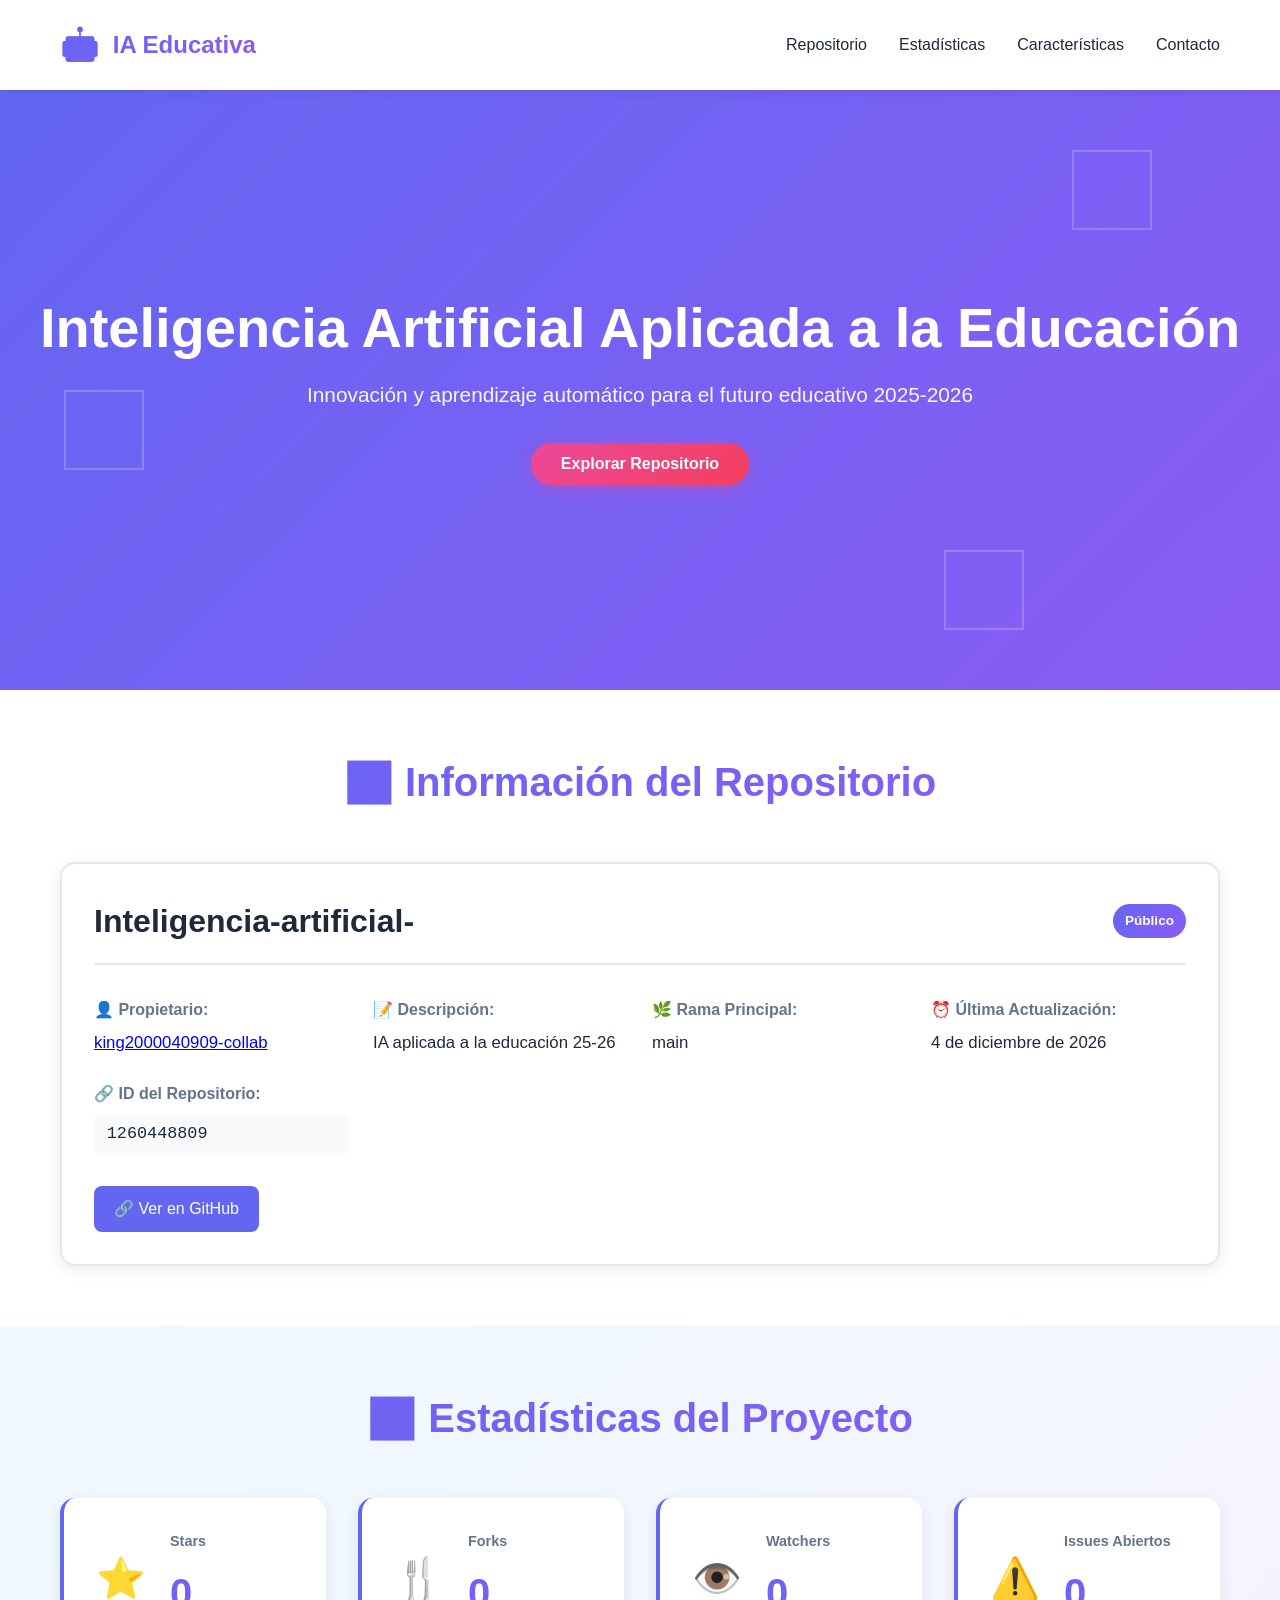
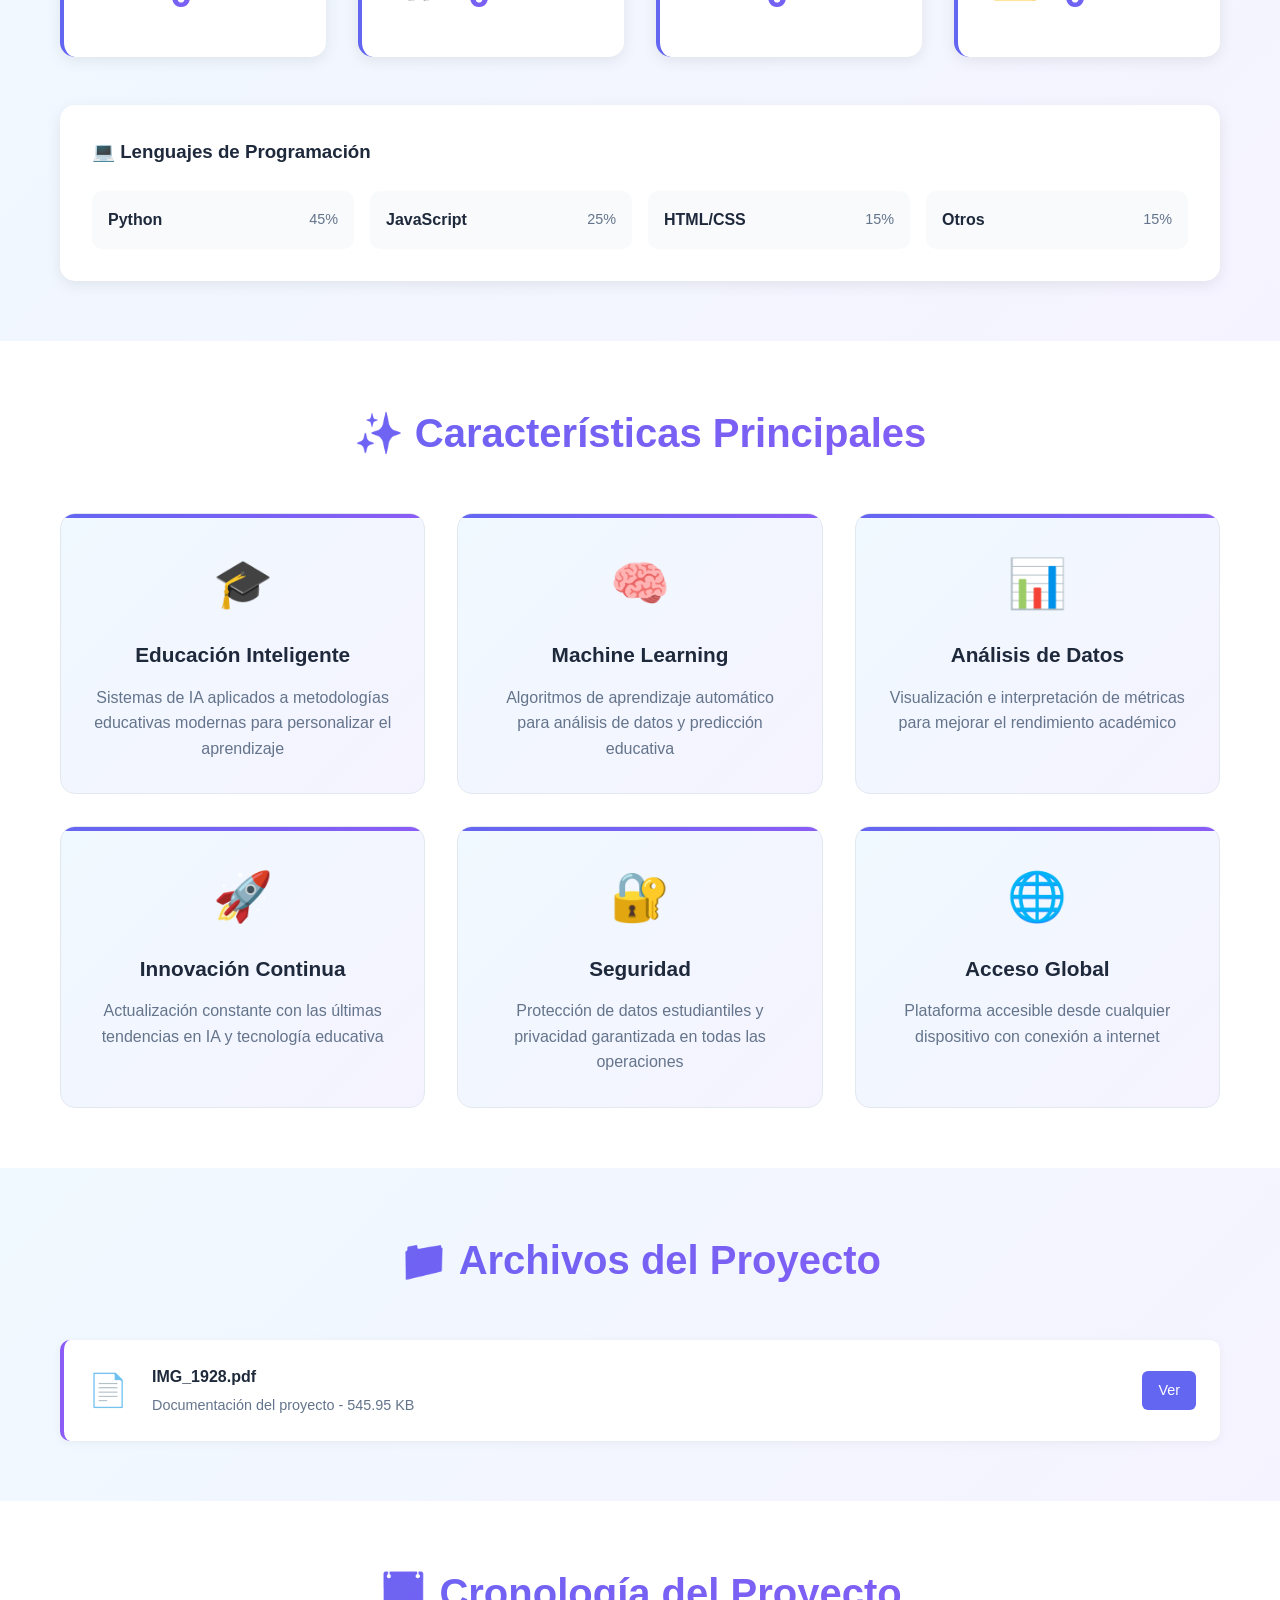
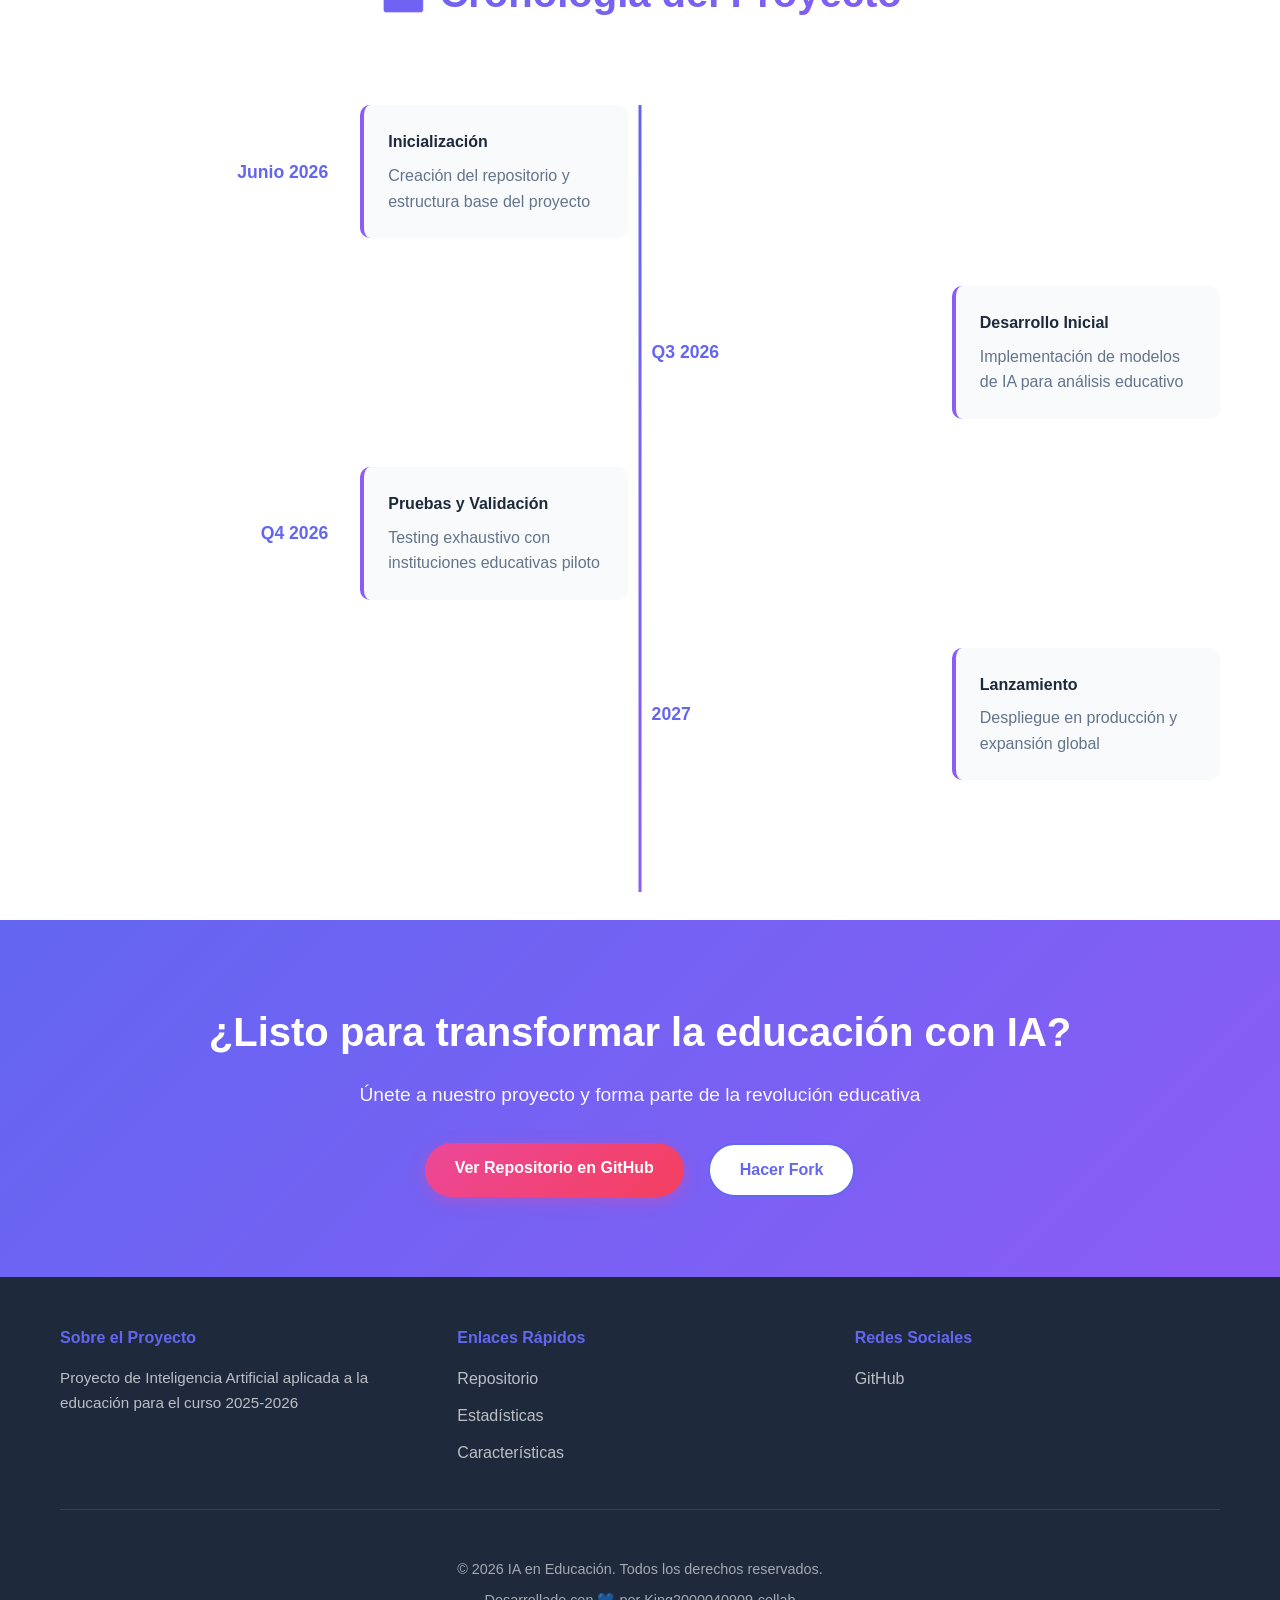
<file: index.html>
<!DOCTYPE html>
<html lang="es">
<head>
    <meta charset="UTF-8">
    <meta name="viewport" content="width=device-width, initial-scale=1.0">
    <meta name="description" content="IA Aplicada a la Educación 2025-2026 - Repositorio de Inteligencia Artificial">
    <title>IA en Educación 2025-2026 | Panel Dinámico</title>
    <link rel="stylesheet" href="styles.css">
</head>
<body>
    <!-- Header Animado -->
    <header class="header">
        <nav class="navbar">
            <div class="nav-container">
                <div class="logo">
                    <span class="logo-icon">🤖</span>
                    <h1>IA Educativa</h1>
                </div>
                <ul class="nav-links">
                    <li><a href="#repo-info">Repositorio</a></li>
                    <li><a href="#estadisticas">Estadísticas</a></li>
                    <li><a href="#features">Características</a></li>
                    <li><a href="#contact">Contacto</a></li>
                </ul>
            </div>
        </nav>
    </header>

    <!-- Hero Section -->
    <section class="hero">
        <div class="hero-content">
            <h2 class="hero-title">Inteligencia Artificial Aplicada a la Educación</h2>
            <p class="hero-subtitle">Innovación y aprendizaje automático para el futuro educativo 2025-2026</p>
            <button class="btn-primary" onclick="scrollToSection('repo-info')">Explorar Repositorio</button>
        </div>
        <div class="hero-animation">
            <div class="floating-cube"></div>
            <div class="floating-cube"></div>
            <div class="floating-cube"></div>
        </div>
    </section>

    <!-- Información del Repositorio -->
    <section id="repo-info" class="repo-info">
        <div class="container">
            <h2 class="section-title">📊 Información del Repositorio</h2>
            
            <div class="repo-card">
                <div class="card-header">
                    <h3 id="repo-name">Inteligencia-artificial-</h3>
                    <span class="badge">Público</span>
                </div>
                
                <div class="repo-details">
                    <div class="detail-item">
                        <span class="label">👤 Propietario:</span>
                        <span class="value" id="repo-owner">king2000040909-collab</span>
                    </div>
                    
                    <div class="detail-item">
                        <span class="label">📝 Descripción:</span>
                        <span class="value" id="repo-description">IA aplicada a la educación 25-26</span>
                    </div>
                    
                    <div class="detail-item">
                        <span class="label">🌿 Rama Principal:</span>
                        <span class="value" id="repo-branch">main</span>
                    </div>
                    
                    <div class="detail-item">
                        <span class="label">⏰ Última Actualización:</span>
                        <span class="value" id="repo-updated">2026-06-05</span>
                    </div>
                    
                    <div class="detail-item">
                        <span class="label">🔗 ID del Repositorio:</span>
                        <span class="value mono" id="repo-id">1260448809</span>
                    </div>
                </div>

                <div class="repo-links">
                    <a href="https://github.com/king2000040909-collab/Inteligencia-artificial-" class="link-btn" target="_blank">
                        <span>🔗 Ver en GitHub</span>
                    </a>
                </div>
            </div>
        </div>
    </section>

    <!-- Estadísticas -->
    <section id="estadisticas" class="estadisticas">
        <div class="container">
            <h2 class="section-title">📈 Estadísticas del Proyecto</h2>
            
            <div class="stats-grid">
                <div class="stat-card">
                    <div class="stat-icon">⭐</div>
                    <div class="stat-content">
                        <h4>Stars</h4>
                        <p class="stat-number" id="stat-stars">0</p>
                    </div>
                </div>

                <div class="stat-card">
                    <div class="stat-icon">🍴</div>
                    <div class="stat-content">
                        <h4>Forks</h4>
                        <p class="stat-number" id="stat-forks">0</p>
                    </div>
                </div>

                <div class="stat-card">
                    <div class="stat-icon">👁️</div>
                    <div class="stat-content">
                        <h4>Watchers</h4>
                        <p class="stat-number" id="stat-watchers">0</p>
                    </div>
                </div>

                <div class="stat-card">
                    <div class="stat-icon">⚠️</div>
                    <div class="stat-content">
                        <h4>Issues Abiertos</h4>
                        <p class="stat-number" id="stat-issues">0</p>
                    </div>
                </div>
            </div>

            <div class="languages-section">
                <h3>💻 Lenguajes de Programación</h3>
                <div class="languages-container" id="languages-container">
                    <p class="info-message">Cargando lenguajes...</p>
                </div>
            </div>
        </div>
    </section>

    <!-- Características -->
    <section id="features" class="features">
        <div class="container">
            <h2 class="section-title">✨ Características Principales</h2>
            
            <div class="features-grid">
                <div class="feature-card">
                    <div class="feature-icon">🎓</div>
                    <h3>Educación Inteligente</h3>
                    <p>Sistemas de IA aplicados a metodologías educativas modernas para personalizar el aprendizaje</p>
                </div>

                <div class="feature-card">
                    <div class="feature-icon">🧠</div>
                    <h3>Machine Learning</h3>
                    <p>Algoritmos de aprendizaje automático para análisis de datos y predicción educativa</p>
                </div>

                <div class="feature-card">
                    <div class="feature-icon">📊</div>
                    <h3>Análisis de Datos</h3>
                    <p>Visualización e interpretación de métricas para mejorar el rendimiento académico</p>
                </div>

                <div class="feature-card">
                    <div class="feature-icon">🚀</div>
                    <h3>Innovación Continua</h3>
                    <p>Actualización constante con las últimas tendencias en IA y tecnología educativa</p>
                </div>

                <div class="feature-card">
                    <div class="feature-icon">🔐</div>
                    <h3>Seguridad</h3>
                    <p>Protección de datos estudiantiles y privacidad garantizada en todas las operaciones</p>
                </div>

                <div class="feature-card">
                    <div class="feature-icon">🌐</div>
                    <h3>Acceso Global</h3>
                    <p>Plataforma accesible desde cualquier dispositivo con conexión a internet</p>
                </div>
            </div>
        </div>
    </section>

    <!-- Archivos del Repositorio -->
    <section class="files-section">
        <div class="container">
            <h2 class="section-title">📁 Archivos del Proyecto</h2>
            
            <div class="files-container" id="files-container">
                <div class="file-item">
                    <span class="file-icon">📄</span>
                    <div class="file-info">
                        <h4>IMG_1928.pdf</h4>
                        <p>Documentación del proyecto - 545.95 KB</p>
                    </div>
                    <a href="https://github.com/king2000040909-collab/Inteligencia-artificial-/blob/main/IMG_1928.pdf" target="_blank" class="file-link">Ver</a>
                </div>
            </div>
        </div>
    </section>

    <!-- Timeline -->
    <section class="timeline-section">
        <div class="container">
            <h2 class="section-title">📅 Cronología del Proyecto</h2>
            
            <div class="timeline">
                <div class="timeline-item">
                    <div class="timeline-date">Junio 2026</div>
                    <div class="timeline-content">
                        <h4>Inicialización</h4>
                        <p>Creación del repositorio y estructura base del proyecto</p>
                    </div>
                </div>

                <div class="timeline-item">
                    <div class="timeline-date">Q3 2026</div>
                    <div class="timeline-content">
                        <h4>Desarrollo Inicial</h4>
                        <p>Implementación de modelos de IA para análisis educativo</p>
                    </div>
                </div>

                <div class="timeline-item">
                    <div class="timeline-date">Q4 2026</div>
                    <div class="timeline-content">
                        <h4>Pruebas y Validación</h4>
                        <p>Testing exhaustivo con instituciones educativas piloto</p>
                    </div>
                </div>

                <div class="timeline-item">
                    <div class="timeline-date">2027</div>
                    <div class="timeline-content">
                        <h4>Lanzamiento</h4>
                        <p>Despliegue en producción y expansión global</p>
                    </div>
                </div>
            </div>
        </div>
    </section>

    <!-- Call to Action -->
    <section class="cta-section">
        <div class="container">
            <h2>¿Listo para transformar la educación con IA?</h2>
            <p>Únete a nuestro proyecto y forma parte de la revolución educativa</p>
            <div class="cta-buttons">
                <a href="https://github.com/king2000040909-collab/Inteligencia-artificial-" class="btn-primary" target="_blank">
                    Ver Repositorio en GitHub
                </a>
                <a href="https://github.com/king2000040909-collab/Inteligencia-artificial-/fork" class="btn-secondary" target="_blank">
                    Hacer Fork
                </a>
            </div>
        </div>
    </section>

    <!-- Footer -->
    <footer class="footer">
        <div class="container">
            <div class="footer-content">
                <div class="footer-section">
                    <h4>Sobre el Proyecto</h4>
                    <p>Proyecto de Inteligencia Artificial aplicada a la educación para el curso 2025-2026</p>
                </div>

                <div class="footer-section">
                    <h4>Enlaces Rápidos</h4>
                    <ul>
                        <li><a href="#repo-info">Repositorio</a></li>
                        <li><a href="#estadisticas">Estadísticas</a></li>
                        <li><a href="#features">Características</a></li>
                    </ul>
                </div>

                <div class="footer-section">
                    <h4>Redes Sociales</h4>
                    <div class="social-links">
                        <a href="https://github.com/king2000040909-collab" target="_blank">GitHub</a>
                    </div>
                </div>
            </div>

            <div class="footer-bottom">
                <p>&copy; 2026 IA en Educación. Todos los derechos reservados.</p>
                <p>Desarrollado con 💙 por King2000040909-collab</p>
            </div>
        </div>
    </footer>

    <!-- Script dinámico -->
    <script src="script.js"></script>
</body>
</html>
</file>
<file: styles.css>
/* ==========================================
   ESTILOS GLOBALES Y VARIABLES
   ========================================== */

* {
    margin: 0;
    padding: 0;
    box-sizing: border-box;
}

:root {
    --primary-color: #6366f1;
    --secondary-color: #8b5cf6;
    --accent-color: #ec4899;
    --dark-bg: #0f172a;
    --light-bg: #f8fafc;
    --text-dark: #1e293b;
    --text-light: #64748b;
    --border-color: #e2e8f0;
    --gradient-1: linear-gradient(135deg, #6366f1 0%, #8b5cf6 100%);
    --gradient-2: linear-gradient(135deg, #ec4899 0%, #f43f5e 100%);
}

html {
    scroll-behavior: smooth;
}

body {
    font-family: 'Segoe UI', Tahoma, Geneva, Verdana, sans-serif;
    color: var(--text-dark);
    background-color: var(--light-bg);
    line-height: 1.6;
}

.container {
    max-width: 1200px;
    margin: 0 auto;
    padding: 0 20px;
}

/* ==========================================
   HEADER Y NAVEGACIÓN
   ========================================== */

.header {
    background: white;
    box-shadow: 0 2px 10px rgba(0, 0, 0, 0.08);
    position: sticky;
    top: 0;
    z-index: 1000;
    animation: slideDown 0.3s ease-out;
}

@keyframes slideDown {
    from {
        transform: translateY(-100%);
        opacity: 0;
    }
    to {
        transform: translateY(0);
        opacity: 1;
    }
}

.navbar {
    padding: 1.2rem 0;
}

.nav-container {
    max-width: 1200px;
    margin: 0 auto;
    padding: 0 20px;
    display: flex;
    justify-content: space-between;
    align-items: center;
}

.logo {
    display: flex;
    align-items: center;
    gap: 0.8rem;
    font-size: 1.5rem;
    font-weight: bold;
    background: var(--gradient-1);
    -webkit-background-clip: text;
    -webkit-text-fill-color: transparent;
    background-clip: text;
}

.logo h1 {
    font-size: 1.5rem;
}

.logo-icon {
    font-size: 2rem;
}

.nav-links {
    display: flex;
    gap: 2rem;
    list-style: none;
}

.nav-links a {
    text-decoration: none;
    color: var(--text-dark);
    font-weight: 500;
    transition: color 0.3s ease;
    position: relative;
}

.nav-links a::after {
    content: '';
    position: absolute;
    bottom: -5px;
    left: 0;
    width: 0;
    height: 2px;
    background: var(--gradient-1);
    transition: width 0.3s ease;
}

.nav-links a:hover::after {
    width: 100%;
}

/* ==========================================
   HERO SECTION
   ========================================== */

.hero {
    background: var(--gradient-1);
    color: white;
    padding: 100px 20px;
    text-align: center;
    position: relative;
    overflow: hidden;
    min-height: 600px;
    display: flex;
    align-items: center;
    justify-content: center;
}

.hero::before {
    content: '';
    position: absolute;
    top: -50%;
    right: -50%;
    width: 600px;
    height: 600px;
    background: radial-gradient(circle, rgba(255, 255, 255, 0.1) 0%, transparent 70%);
    border-radius: 50%;
}

.hero-content {
    position: relative;
    z-index: 2;
    animation: fadeInUp 0.8s ease-out;
}

@keyframes fadeInUp {
    from {
        opacity: 0;
        transform: translateY(30px);
    }
    to {
        opacity: 1;
        transform: translateY(0);
    }
}

.hero-title {
    font-size: 3.5rem;
    font-weight: 800;
    margin-bottom: 1rem;
    line-height: 1.2;
}

.hero-subtitle {
    font-size: 1.3rem;
    margin-bottom: 2rem;
    opacity: 0.95;
}

.hero-animation {
    position: absolute;
    width: 100%;
    height: 100%;
    top: 0;
    left: 0;
    overflow: hidden;
}

.floating-cube {
    position: absolute;
    width: 80px;
    height: 80px;
    border: 2px solid rgba(255, 255, 255, 0.2);
    animation: float 6s ease-in-out infinite;
}

.floating-cube:nth-child(1) {
    top: 10%;
    right: 10%;
    animation-delay: 0s;
}

.floating-cube:nth-child(2) {
    top: 50%;
    left: 5%;
    animation-delay: 1s;
}

.floating-cube:nth-child(3) {
    bottom: 10%;
    right: 20%;
    animation-delay: 2s;
}

@keyframes float {
    0%, 100% {
        transform: translateY(0px) rotate(0deg);
    }
    50% {
        transform: translateY(-30px) rotate(180deg);
    }
}

/* ==========================================
   BOTONES
   ========================================== */

.btn-primary, .btn-secondary {
    padding: 12px 30px;
    border: none;
    border-radius: 50px;
    font-size: 1rem;
    font-weight: 600;
    cursor: pointer;
    transition: all 0.3s ease;
    text-decoration: none;
    display: inline-block;
    text-align: center;
}

.btn-primary {
    background: var(--gradient-2);
    color: white;
    box-shadow: 0 4px 15px rgba(236, 72, 153, 0.4);
}

.btn-primary:hover {
    transform: translateY(-3px);
    box-shadow: 0 6px 20px rgba(236, 72, 153, 0.6);
}

.btn-secondary {
    background: white;
    color: var(--primary-color);
    border: 2px solid var(--primary-color);
}

.btn-secondary:hover {
    background: var(--primary-color);
    color: white;
    transform: translateY(-3px);
}

/* ==========================================
   SECCIONES Y TARJETAS
   ========================================== */

.section-title {
    font-size: 2.5rem;
    font-weight: 800;
    text-align: center;
    margin-bottom: 3rem;
    background: var(--gradient-1);
    -webkit-background-clip: text;
    -webkit-text-fill-color: transparent;
    background-clip: text;
}

section {
    padding: 60px 20px;
}

/* ==========================================
   INFORMACIÓN DEL REPOSITORIO
   ========================================== */

.repo-info {
    background: white;
}

.repo-card {
    background: white;
    border: 2px solid var(--border-color);
    border-radius: 15px;
    padding: 2rem;
    box-shadow: 0 4px 15px rgba(0, 0, 0, 0.08);
    animation: slideIn 0.6s ease-out;
}

@keyframes slideIn {
    from {
        opacity: 0;
        transform: translateX(-30px);
    }
    to {
        opacity: 1;
        transform: translateX(0);
    }
}

.card-header {
    display: flex;
    justify-content: space-between;
    align-items: center;
    margin-bottom: 2rem;
    padding-bottom: 1rem;
    border-bottom: 2px solid var(--border-color);
}

.card-header h3 {
    font-size: 2rem;
    color: var(--text-dark);
}

.badge {
    background: var(--gradient-1);
    color: white;
    padding: 6px 12px;
    border-radius: 20px;
    font-size: 0.85rem;
    font-weight: 600;
}

.repo-details {
    display: grid;
    grid-template-columns: repeat(auto-fit, minmax(250px, 1fr));
    gap: 1.5rem;
    margin-bottom: 2rem;
}

.detail-item {
    display: flex;
    flex-direction: column;
    gap: 0.5rem;
}

.detail-item .label {
    font-weight: 600;
    color: var(--text-light);
}

.detail-item .value {
    color: var(--text-dark);
    font-size: 1.05rem;
}

.mono {
    font-family: 'Courier New', monospace;
    background: var(--light-bg);
    padding: 0.4rem 0.8rem;
    border-radius: 5px;
}

.repo-links {
    display: flex;
    gap: 1rem;
    flex-wrap: wrap;
}

.link-btn {
    display: inline-flex;
    align-items: center;
    gap: 0.5rem;
    padding: 10px 20px;
    background: var(--primary-color);
    color: white;
    border-radius: 8px;
    text-decoration: none;
    font-weight: 500;
    transition: all 0.3s ease;
}

.link-btn:hover {
    background: var(--secondary-color);
    transform: translateY(-2px);
}

/* ==========================================
   ESTADÍSTICAS
   ========================================== */

.estadisticas {
    background: linear-gradient(135deg, #f0f9ff 0%, #f5f3ff 100%);
}

.stats-grid {
    display: grid;
    grid-template-columns: repeat(auto-fit, minmax(200px, 1fr));
    gap: 2rem;
    margin-bottom: 3rem;
}

.stat-card {
    background: white;
    border-radius: 15px;
    padding: 2rem;
    display: flex;
    align-items: center;
    gap: 1.5rem;
    box-shadow: 0 4px 15px rgba(0, 0, 0, 0.08);
    transition: all 0.3s ease;
    border-left: 4px solid var(--primary-color);
}

.stat-card:hover {
    transform: translateY(-5px);
    box-shadow: 0 8px 25px rgba(0, 0, 0, 0.12);
}

.stat-icon {
    font-size: 2.5rem;
}

.stat-content h4 {
    color: var(--text-light);
    font-size: 0.9rem;
    margin-bottom: 0.5rem;
}

.stat-number {
    font-size: 2.5rem;
    font-weight: 800;
    background: var(--gradient-1);
    -webkit-background-clip: text;
    -webkit-text-fill-color: transparent;
    background-clip: text;
}

.languages-section {
    background: white;
    border-radius: 15px;
    padding: 2rem;
    box-shadow: 0 4px 15px rgba(0, 0, 0, 0.08);
}

.languages-section h3 {
    margin-bottom: 1.5rem;
    color: var(--text-dark);
}

.languages-container {
    display: grid;
    grid-template-columns: repeat(auto-fit, minmax(150px, 1fr));
    gap: 1rem;
}

.language-item {
    background: var(--light-bg);
    padding: 1rem;
    border-radius: 10px;
    display: flex;
    justify-content: space-between;
    align-items: center;
}

.language-name {
    font-weight: 600;
    color: var(--text-dark);
}

.language-percent {
    font-size: 0.9rem;
    color: var(--text-light);
    font-weight: 500;
}

.info-message {
    text-align: center;
    color: var(--text-light);
    padding: 1rem;
}

/* ==========================================
   CARACTERÍSTICAS
   ========================================== */

.features {
    background: white;
}

.features-grid {
    display: grid;
    grid-template-columns: repeat(auto-fit, minmax(280px, 1fr));
    gap: 2rem;
}

.feature-card {
    background: linear-gradient(135deg, #f0f9ff 0%, #f5f3ff 100%);
    border-radius: 15px;
    padding: 2rem;
    text-align: center;
    transition: all 0.3s ease;
    border: 1px solid var(--border-color);
    position: relative;
    overflow: hidden;
}

.feature-card::before {
    content: '';
    position: absolute;
    top: 0;
    left: 0;
    width: 100%;
    height: 4px;
    background: var(--gradient-1);
}

.feature-card:hover {
    transform: translateY(-10px);
    box-shadow: 0 10px 30px rgba(99, 102, 241, 0.2);
}

.feature-icon {
    font-size: 3rem;
    margin-bottom: 1rem;
    display: inline-block;
}

.feature-card h3 {
    color: var(--text-dark);
    margin-bottom: 0.8rem;
    font-size: 1.3rem;
}

.feature-card p {
    color: var(--text-light);
    line-height: 1.6;
}

/* ==========================================
   ARCHIVOS
   ========================================== */

.files-section {
    background: linear-gradient(135deg, #f0f9ff 0%, #f5f3ff 100%);
}

.files-container {
    display: grid;
    gap: 1rem;
}

.file-item {
    background: white;
    border-radius: 10px;
    padding: 1.5rem;
    display: flex;
    align-items: center;
    gap: 1.5rem;
    box-shadow: 0 2px 10px rgba(0, 0, 0, 0.05);
    transition: all 0.3s ease;
    border-left: 4px solid var(--secondary-color);
}

.file-item:hover {
    transform: translateX(5px);
    box-shadow: 0 4px 15px rgba(0, 0, 0, 0.08);
}

.file-icon {
    font-size: 2rem;
}

.file-info {
    flex: 1;
}

.file-info h4 {
    color: var(--text-dark);
    margin-bottom: 0.3rem;
}

.file-info p {
    color: var(--text-light);
    font-size: 0.9rem;
}

.file-link {
    background: var(--primary-color);
    color: white;
    padding: 8px 16px;
    border-radius: 6px;
    text-decoration: none;
    font-size: 0.9rem;
    white-space: nowrap;
    transition: all 0.3s ease;
}

.file-link:hover {
    background: var(--secondary-color);
    transform: scale(1.05);
}

/* ==========================================
   TIMELINE
   ========================================== */

.timeline-section {
    background: white;
}

.timeline {
    position: relative;
    padding: 2rem 0;
}

.timeline::before {
    content: '';
    position: absolute;
    left: 50%;
    transform: translateX(-50%);
    width: 3px;
    height: 100%;
    background: var(--gradient-1);
}

.timeline-item {
    margin-bottom: 3rem;
    display: grid;
    grid-template-columns: 1fr 1fr;
    gap: 2rem;
    align-items: center;
    position: relative;
}

.timeline-item:nth-child(odd) {
    padding-right: 51%;
}

.timeline-item:nth-child(even) {
    padding-left: 51%;
}

.timeline-item:nth-child(odd) .timeline-date {
    text-align: right;
}

.timeline-item:nth-child(even) .timeline-date {
    text-align: left;
}

.timeline-date {
    font-weight: 700;
    color: var(--primary-color);
    font-size: 1.1rem;
}

.timeline-content {
    background: var(--light-bg);
    padding: 1.5rem;
    border-radius: 10px;
    border-left: 4px solid var(--secondary-color);
}

.timeline-content h4 {
    color: var(--text-dark);
    margin-bottom: 0.5rem;
}

.timeline-content p {
    color: var(--text-light);
}

/* ==========================================
   CALL TO ACTION
   ========================================== */

.cta-section {
    background: var(--gradient-1);
    color: white;
    text-align: center;
    padding: 80px 20px;
    position: relative;
    overflow: hidden;
}

.cta-section h2 {
    font-size: 2.5rem;
    margin-bottom: 1rem;
}

.cta-section p {
    font-size: 1.2rem;
    margin-bottom: 2rem;
    opacity: 0.95;
}

.cta-buttons {
    display: flex;
    gap: 1.5rem;
    justify-content: center;
    flex-wrap: wrap;
}

/* ==========================================
   FOOTER
   ========================================== */

.footer {
    background: var(--text-dark);
    color: white;
    padding: 3rem 20px 1rem;
}

.footer-content {
    display: grid;
    grid-template-columns: repeat(auto-fit, minmax(250px, 1fr));
    gap: 2rem;
    margin-bottom: 2rem;
    padding-bottom: 2rem;
    border-bottom: 1px solid rgba(255, 255, 255, 0.1);
}

.footer-section h4 {
    margin-bottom: 1rem;
    color: var(--primary-color);
}

.footer-section p {
    color: rgba(255, 255, 255, 0.7);
    font-size: 0.95rem;
}

.footer-section ul {
    list-style: none;
}

.footer-section li {
    margin-bottom: 0.7rem;
}

.footer-section a {
    color: rgba(255, 255, 255, 0.7);
    text-decoration: none;
    transition: color 0.3s ease;
}

.footer-section a:hover {
    color: var(--primary-color);
}

.social-links {
    display: flex;
    gap: 1rem;
}

.footer-bottom {
    text-align: center;
    padding-top: 1rem;
    color: rgba(255, 255, 255, 0.6);
    font-size: 0.9rem;
}

.footer-bottom p:last-child {
    margin-top: 0.5rem;
}

/* ==========================================
   RESPONSIVE DESIGN
   ========================================== */

@media (max-width: 768px) {
    .nav-links {
        gap: 1rem;
        font-size: 0.9rem;
    }

    .hero-title {
        font-size: 2rem;
    }

    .hero-subtitle {
        font-size: 1rem;
    }

    .section-title {
        font-size: 2rem;
    }

    .timeline::before {
        left: 30px;
    }

    .timeline-item {
        grid-template-columns: 1fr;
        padding-right: 0 !important;
        padding-left: 60px !important;
    }

    .timeline-item:nth-child(odd) .timeline-date,
    .timeline-item:nth-child(even) .timeline-date {
        text-align: left;
    }

    .cta-buttons {
        flex-direction: column;
        align-items: center;
    }

    .cta-buttons a {
        width: 100%;
        max-width: 300px;
    }

    .stats-grid {
        grid-template-columns: 1fr 1fr;
    }
}

@media (max-width: 480px) {
    .hero-title {
        font-size: 1.5rem;
    }

    .logo h1 {
        display: none;
    }

    .section-title {
        font-size: 1.5rem;
    }

    .stats-grid {
        grid-template-columns: 1fr;
    }

    .stat-card {
        flex-direction: column;
        text-align: center;
    }

    .feature-card {
        padding: 1.5rem;
    }

    .feature-card h3 {
        font-size: 1.1rem;
    }

    .repo-details {
        grid-template-columns: 1fr;
    }

    .file-item {
        flex-direction: column;
        text-align: center;
    }

    .file-link {
        width: 100%;
    }
}

/* ==========================================
   ANIMACIONES DE CARGA
   ========================================== */

@keyframes pulse {
    0%, 100% {
        opacity: 1;
    }
    50% {
        opacity: 0.5;
    }
}

.loading {
    animation: pulse 1.5s ease-in-out infinite;
}

/* ==========================================
   SCROLL ANIMATIONS
   ========================================== */

.fade-in {
    animation: fadeIn 0.6s ease-out forwards;
    opacity: 0;
}

@keyframes fadeIn {
    from {
        opacity: 0;
        transform: translateY(20px);
    }
    to {
        opacity: 1;
        transform: translateY(0);
    }
}
</file>
